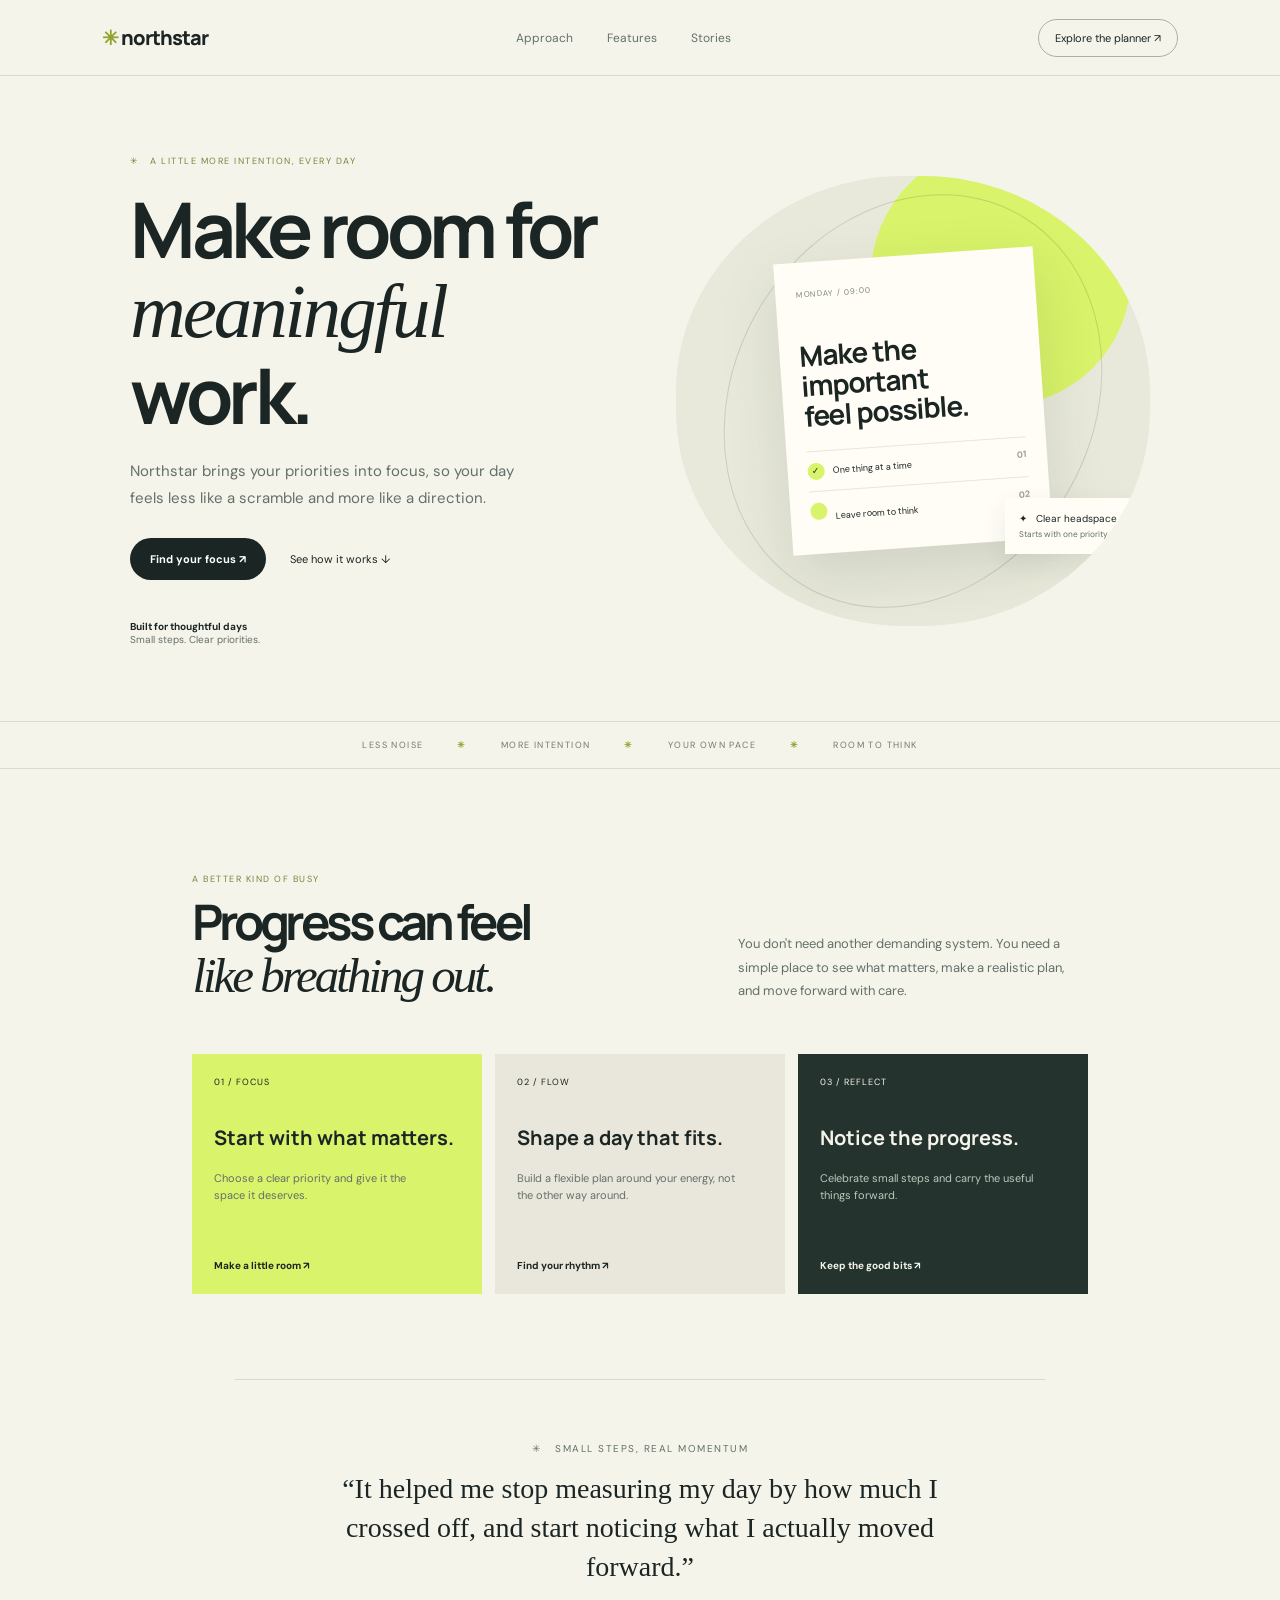
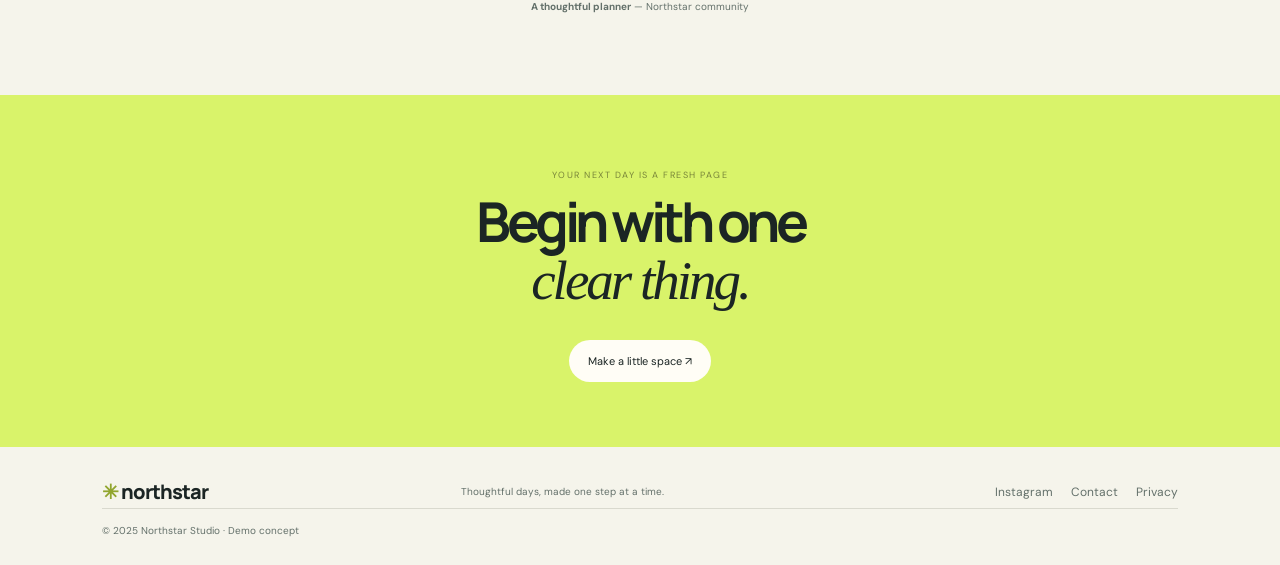
<file: WebDev-L1-LandingPage/index.html>
<!doctype html>
<html lang="en"><head><meta charset="utf-8"><meta name="viewport" content="width=device-width, initial-scale=1"><meta name="description" content="A calmer way to plan your workday with Northstar."><title>Northstar — Make room for meaningful work</title>
<style>
@import url('https://fonts.googleapis.com/css2?family=DM+Sans:wght@400;500;600;700&family=Manrope:wght@400;500;600;700;800&display=swap');
:root{--ink:#1b2524;--muted:#63706a;--paper:#f5f4eb;--lime:#d9f36a;--line:#d9d9ce;--display:Manrope,'DM Sans',sans-serif}*{box-sizing:border-box}html{scroll-behavior:smooth}body{margin:0;background:var(--paper);color:var(--ink);font:15px 'DM Sans',Arial,sans-serif}.header{height:76px;padding:0 8%;display:flex;align-items:center;justify-content:space-between;border-bottom:1px solid var(--line);position:sticky;top:0;background:#f5f4ebed;backdrop-filter:blur(10px);z-index:4}.brand{font:800 20px var(--display);letter-spacing:-1px;text-decoration:none;color:var(--ink)}.brand b{color:#91a52e}.header nav{display:flex;gap:34px}.header nav a,.links a{font-size:12px;color:var(--muted);text-decoration:none}.pill{border:1px solid #a9afa4;border-radius:24px;padding:11px 16px;color:var(--ink);text-decoration:none;font-size:11px}.hero{max-width:1250px;margin:auto;padding:70px 9% 65px;min-height:610px;display:grid;grid-template-columns:1fr 1fr;gap:7%;align-items:center}.eyebrow,.micro{font:9px 'DM Sans',sans-serif;letter-spacing:1.5px;text-transform:uppercase;color:#788539}.hero h1,.intro h2,.closing h2{font:700 clamp(48px,6vw,78px)/1.02 var(--display);letter-spacing:-4.5px;margin:23px 0}.hero h1 em,.intro h2 em,.closing h2 em{font:italic 500 1em Georgia,serif;letter-spacing:-3px}.lede{color:var(--muted);line-height:1.8;max-width:420px}.actions{display:flex;align-items:center;gap:24px;margin-top:26px}.button{background:var(--ink);color:#fff;border-radius:25px;padding:14px 20px;text-decoration:none;font-size:11px;font-weight:700}.actions>a:last-child{color:var(--ink);font-size:11px;text-decoration:none}.proof{margin-top:40px;color:var(--muted);font-size:10px}.proof strong{color:var(--ink)}.art{height:450px;position:relative;display:grid;place-items:center;background:#e8e9da;border-radius:48%;overflow:hidden}.sun{position:absolute;width:260px;height:260px;border-radius:50%;background:var(--lime);top:-30px;right:4%}.orbit{position:absolute;border:1px solid #1b252425;border-radius:50%;width:360px;height:430px;transform:rotate(30deg)}.card{position:relative;z-index:1;background:#fffdf6;width:260px;padding:20px;box-shadow:0 22px 60px #29352b20;transform:rotate(-4deg)}.card small{font-size:8px;letter-spacing:1px;color:#818b77}.card h2{font:700 28px/1.08 var(--display);letter-spacing:-1px;margin:38px 0 20px}.task{padding:11px 0;border-top:1px solid #e7e7dc;font-size:9px}.task span{display:inline-grid;place-items:center;margin-right:8px;width:17px;height:17px;border-radius:50%;background:var(--lime)}.task b{float:right;color:#9aa197}.badge{position:absolute;z-index:2;bottom:16%;right:4%;background:#fffdf6;padding:14px;box-shadow:0 8px 25px #29352b16;font-size:10px}.badge small{display:block;color:var(--muted);margin-top:4px}.ticker{border-block:1px solid var(--line);padding:17px;display:flex;justify-content:center;gap:34px;font-size:9px;letter-spacing:1.4px;color:#717a70}.ticker b{color:#91a52e}.intro{max-width:1100px;padding:95px 8% 38px;margin:auto;display:flex;align-items:end;justify-content:space-between;gap:35px}.intro h2{font-size:49px;margin:12px 0}.intro>p{max-width:350px;color:var(--muted);line-height:1.8;font-size:13px}.features{max-width:1100px;margin:auto;padding:0 8% 85px;display:grid;grid-template-columns:repeat(3,1fr);gap:13px}.feature{min-height:240px;padding:22px;display:flex;flex-direction:column}.feature:nth-child(1){background:var(--lime)}.feature:nth-child(2){background:#e9e7db}.feature:nth-child(3){background:#24332d;color:#f5f4eb}.feature small{font:9px 'DM Sans',sans-serif;letter-spacing:1px}.feature h3{font:700 20px var(--display);margin:36px 0 8px}.feature p{font-size:11px;line-height:1.6;color:var(--muted);max-width:220px}.feature:nth-child(3) p{color:#bdc8bd}.feature a{margin-top:auto;color:inherit;font-size:10px;text-decoration:none;font-weight:700}.quote{max-width:810px;margin:auto;border-top:1px solid var(--line);padding:52px 6% 72px;text-align:center}.quote blockquote{font:28px/1.4 Georgia,serif;margin:14px 0}.quote p{font-size:10px;color:var(--muted)}.closing{text-align:center;background:var(--lime);padding:65px 20px}.closing h2{font-size:55px;margin:12px}.light{display:inline-block;background:#fffdf6;color:var(--ink);border-radius:24px;padding:14px 19px;text-decoration:none;font-size:11px;margin-top:16px}footer{padding:28px 8%;display:grid;grid-template-columns:1fr 1fr 1fr;align-items:center}footer p,footer small{font-size:10px;color:var(--muted)}.links{display:flex;justify-content:flex-end;gap:18px}footer small{grid-column:1/-1;border-top:1px solid var(--line);padding-top:15px}
@media(max-width:720px){.header{height:64px;padding:0 6%}.header nav{gap:14px}.header nav a{font-size:10px}.pill{display:none}.hero{padding:48px 7%;grid-template-columns:1fr;gap:32px}.hero h1{font-size:58px}.art{height:375px}.ticker{gap:12px;font-size:7px}.intro{padding:65px 7% 20px;display:block}.intro h2{font-size:43px}.features{padding:0 7% 60px;grid-template-columns:1fr}.feature{min-height:205px}.quote blockquote{font-size:23px}footer{padding:24px 7%;grid-template-columns:1fr auto}footer p{grid-column:1/-1;grid-row:2}.links{grid-column:1/-1;justify-content:flex-start;grid-row:3}footer small{grid-row:4}}
</style></head><body>
<header class="header"><a class="brand" href="#top"><b>✳</b> northstar</a><nav aria-label="Main navigation"><a href="#approach">Approach</a><a href="#features">Features</a><a href="#stories">Stories</a></nav><a class="pill" href="#features">Explore the planner ↗</a></header>
<main id="top"><section class="hero"><div><p class="eyebrow">✳ &nbsp; A LITTLE MORE INTENTION, EVERY DAY</p><h1>Make room for<br><em>meaningful</em> work.</h1><p class="lede">Northstar brings your priorities into focus, so your day feels less like a scramble and more like a direction.</p><div class="actions"><a class="button" href="#features">Find your focus ↗</a><a href="#approach">See how it works ↓</a></div><p class="proof"><strong>Built for thoughtful days</strong><br>Small steps. Clear priorities.</p></div><div class="art" aria-label="Illustration of a weekly planning card"><div class="sun"></div><div class="orbit"></div><article class="card"><small>MONDAY / 09:00</small><h2>Make the<br>important<br>feel possible.</h2><div class="task"><span>✓</span>One thing at a time <b>01</b></div><div class="task"><span></span>Leave room to think <b>02</b></div></article><div class="badge">✦ &nbsp; Clear headspace<small>Starts with one priority</small></div></div></section>
<section class="ticker"><span>LESS NOISE</span><b>✳</b><span>MORE INTENTION</span><b>✳</b><span>YOUR OWN PACE</span><b>✳</b><span>ROOM TO THINK</span></section>
<section class="intro" id="approach"><div><p class="eyebrow">A BETTER KIND OF BUSY</p><h2>Progress can feel<br><em>like breathing out.</em></h2></div><p>You don't need another demanding system. You need a simple place to see what matters, make a realistic plan, and move forward with care.</p></section>
<section class="features" id="features"><article class="feature"><small>01 / FOCUS</small><h3>Start with what matters.</h3><p>Choose a clear priority and give it the space it deserves.</p><a href="#stories">Make a little room ↗</a></article><article class="feature"><small>02 / FLOW</small><h3>Shape a day that fits.</h3><p>Build a flexible plan around your energy, not the other way around.</p><a href="#stories">Find your rhythm ↗</a></article><article class="feature"><small>03 / REFLECT</small><h3>Notice the progress.</h3><p>Celebrate small steps and carry the useful things forward.</p><a href="#stories">Keep the good bits ↗</a></article></section>
<section class="quote" id="stories"><p class="eyebrow">✳ &nbsp; SMALL STEPS, REAL MOMENTUM</p><blockquote>“It helped me stop measuring my day by how much I crossed off, and start noticing what I actually moved forward.”</blockquote><p><strong>A thoughtful planner</strong> — Northstar community</p></section>
<section class="closing"><p class="eyebrow">YOUR NEXT DAY IS A FRESH PAGE</p><h2>Begin with one<br><em>clear thing.</em></h2><a class="light" href="#top">Make a little space ↗</a></section></main>
<footer><a class="brand" href="#top"><b>✳</b> northstar</a><p>Thoughtful days, made one step at a time.</p><div class="links"><a href="#top">Instagram</a><a href="#top">Contact</a><a href="#top">Privacy</a></div><small>© 2025 Northstar Studio · Demo concept</small></footer></body></html>
</file>
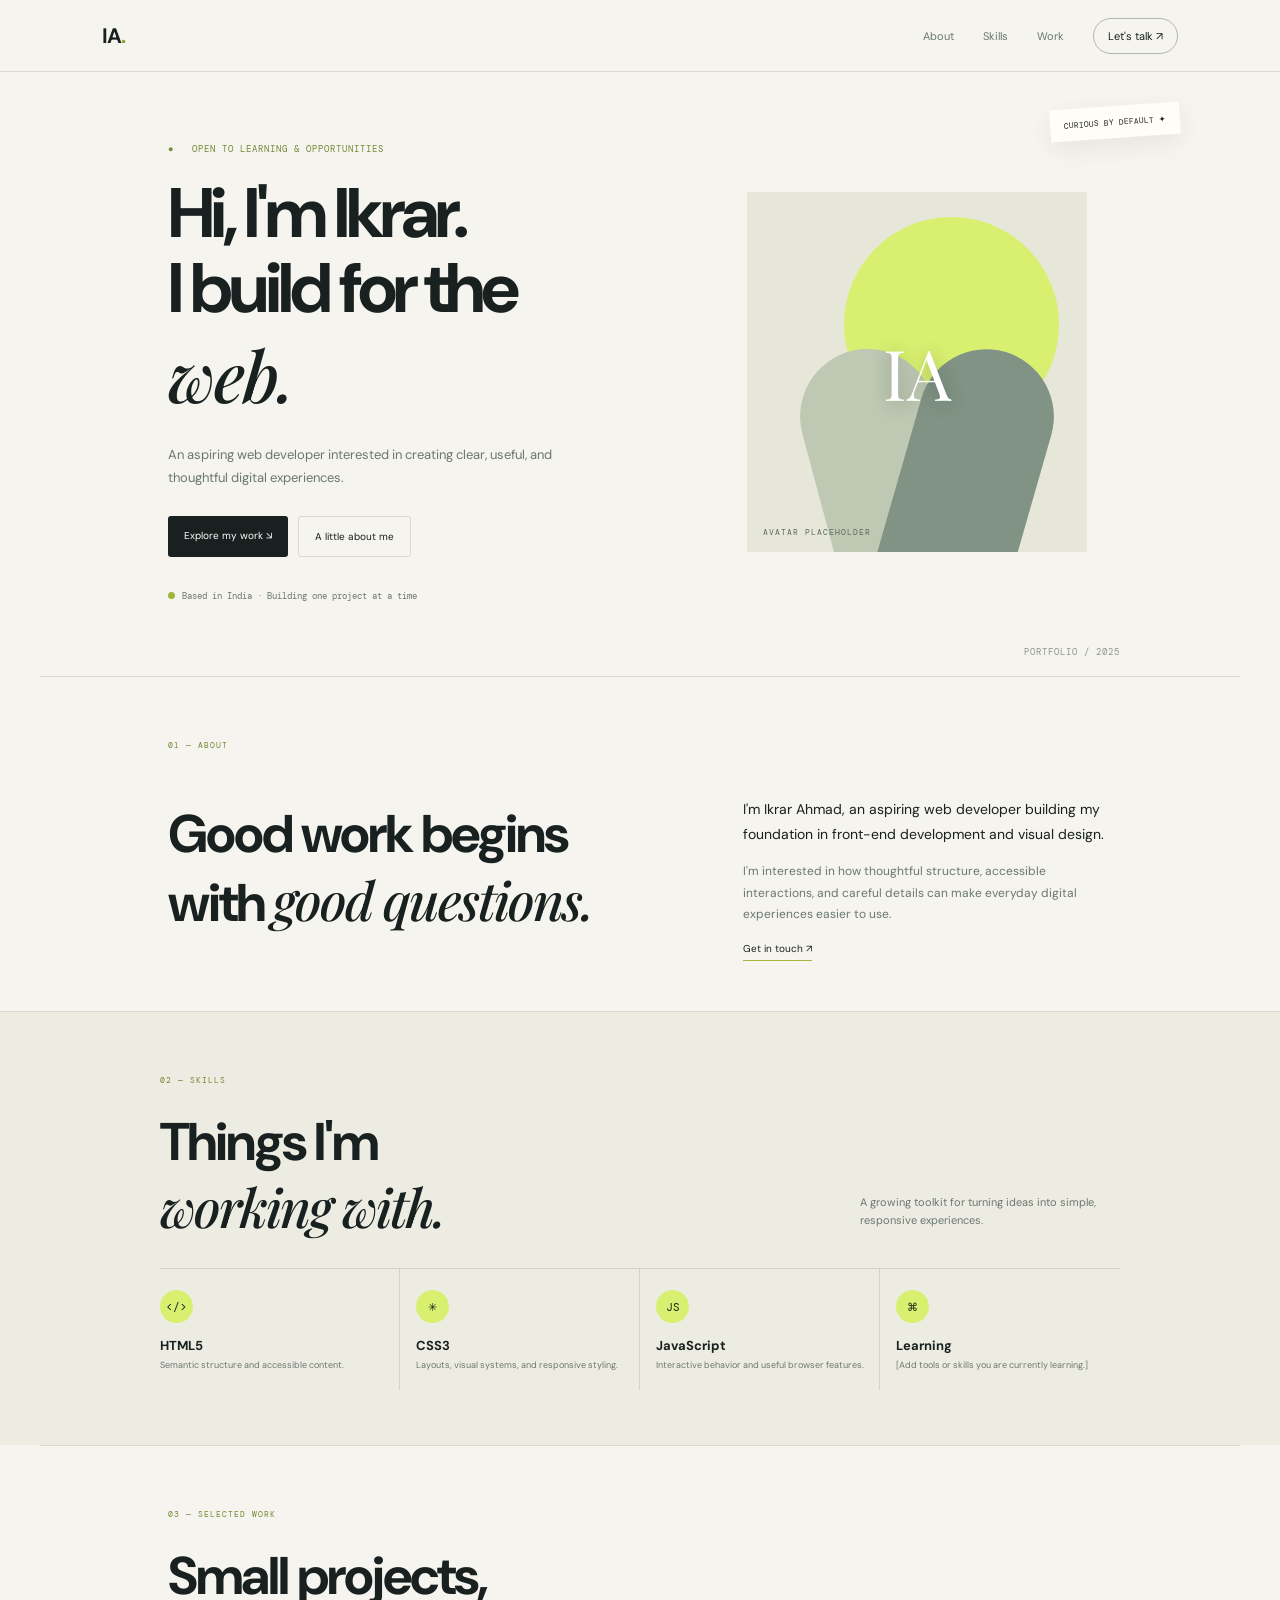
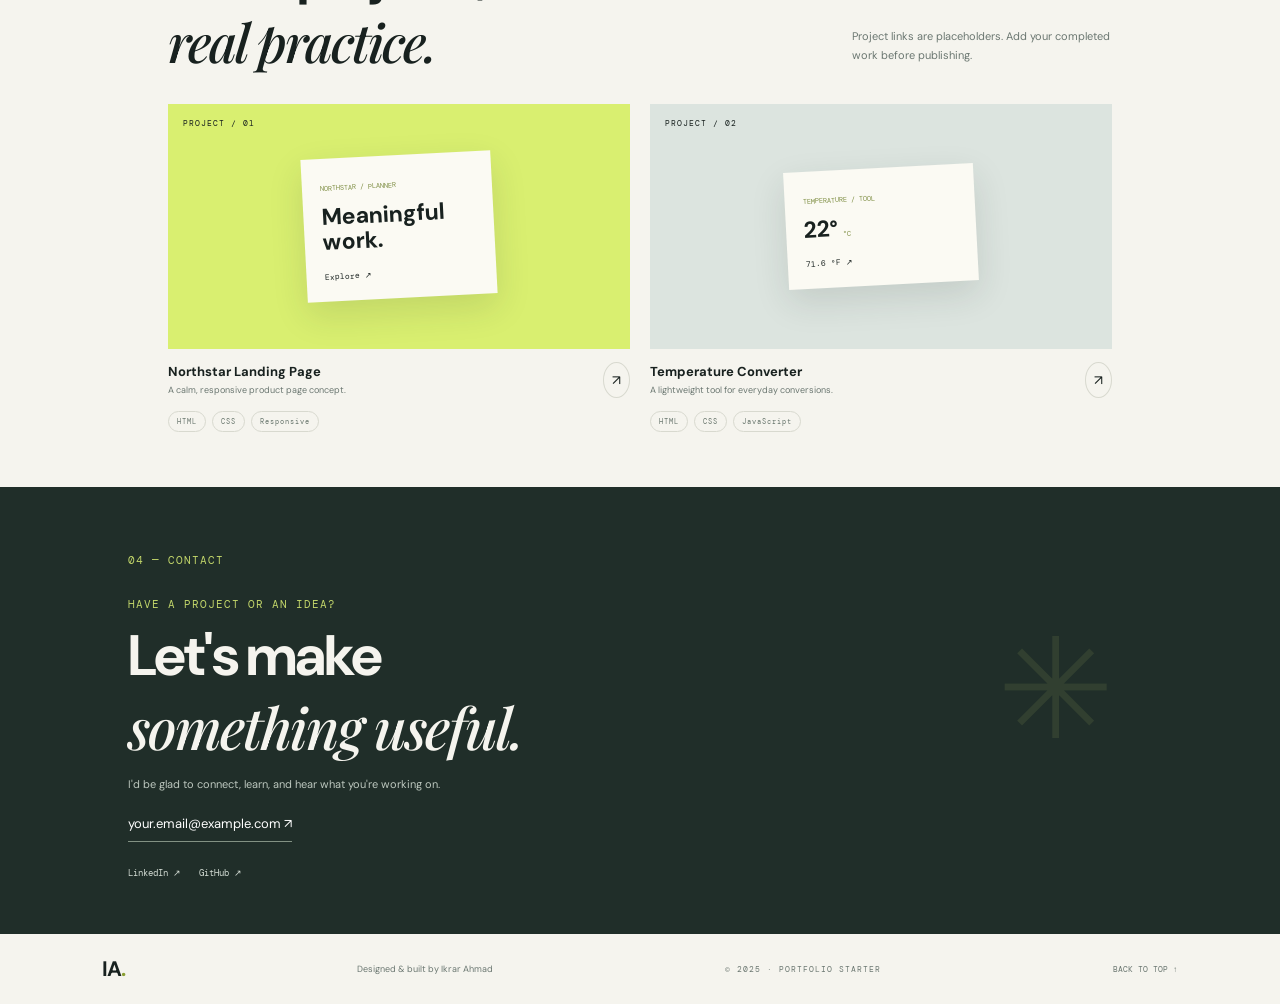
<file: WebDev-L1-PersonalPortfolio/index.html>
<!doctype html>
<html lang="en"><head><meta charset="utf-8"><meta name="viewport" content="width=device-width, initial-scale=1"><meta name="description" content="Portfolio of Ikrar Ahmad, aspiring web developer."><title>Ikrar Ahmad — Portfolio</title>
<style>
@import url('https://fonts.googleapis.com/css2?family=DM+Mono:wght@400;500&family=DM+Sans:wght@400;500;600;700&family=Playfair+Display:ital,wght@0,500;0,600;1,500&display=swap');
:root{--ink:#18211f;--muted:#6b7771;--paper:#f5f4ee;--lime:#d9ef70;--line:#d8d9cf;--serif:'Playfair Display',Georgia,serif;--mono:'DM Mono',monospace}*{box-sizing:border-box}html{scroll-behavior:smooth;scroll-padding-top:75px}body{margin:0;background:var(--paper);color:var(--ink);font:14px 'DM Sans',Arial,sans-serif}.top{height:72px;padding:0 8%;display:flex;align-items:center;justify-content:space-between;border-bottom:1px solid var(--line)}.mark{font-size:21px;font-weight:700;letter-spacing:-1px;color:var(--ink);text-decoration:none}.mark b{color:#899e31}.top nav{display:flex;gap:29px;align-items:center}.top nav a{font-size:11px;color:var(--muted);text-decoration:none}.top nav .contact-nav{border:1px solid #b1b7aa;border-radius:24px;padding:10px 14px;color:var(--ink)}.hero{max-width:1200px;margin:auto;padding:62px 10% 65px;min-height:590px;display:grid;grid-template-columns:1.1fr .9fr;gap:8%;align-items:center;position:relative}.eyebrow,.kicker,.index,.portrait small,.project-label,.tags,footer small{font:9px var(--mono);letter-spacing:1px}.eyebrow,.kicker{color:#778734}.hero h1{font-size:clamp(46px,5.5vw,70px);letter-spacing:-4px;line-height:1.07;margin:22px 0}.hero h1 em,.section h2 em,.contact h2 em{font:italic 500 1em var(--serif);letter-spacing:-2px}.desc{max-width:415px;font-size:13px;color:var(--muted);line-height:1.8}.buttons{display:flex;gap:10px;margin:26px 0 33px}.button{padding:13px 16px;text-decoration:none;font-size:10px;border-radius:3px}.primary{background:var(--ink);color:#fff}.secondary{border:1px solid var(--line);color:var(--ink)}.location{font:9px var(--mono);color:var(--muted)}.location i{display:inline-block;width:7px;height:7px;background:#9fb63a;border-radius:50%;margin-right:7px}.portrait{height:360px;max-width:340px;margin:auto;background:#e7e7d9;position:relative;overflow:hidden;display:grid;place-items:center}.sun{position:absolute;width:215px;height:215px;border-radius:50%;background:var(--lime);top:25px;right:8%}.shape{position:absolute;width:135px;height:250px;border-radius:90px 90px 0 0;background:#bec8b3;bottom:-45px;left:20%;transform:rotate(-15deg)}.shape.two{background:#819384;left:46%;transform:rotate(16deg)}.initials{z-index:1;color:white;font:70px var(--serif);text-shadow:0 2px 18px #27362b55}.portrait small{position:absolute;bottom:15px;left:16px;color:#5e6c5d;font-size:8px}.orbit{position:absolute;top:34px;right:5%;background:#fffdf5;padding:11px 14px;box-shadow:0 8px 25px #29352b12;font:8px var(--mono);transform:rotate(-4deg)}.index{position:absolute;bottom:18px;right:10%;color:#8d968a}.section{padding:55px 10%;border-top:1px solid var(--line);max-width:1200px;margin:auto}.kicker{font-size:8px}.section h2,.contact h2{font-size:clamp(38px,4.5vw,53px);line-height:1.12;letter-spacing:-2px;margin:0}.about-body{display:grid;grid-template-columns:1fr .8fr;gap:12%;align-items:center;margin-top:33px}.about-body p{color:var(--muted);font-size:12px;line-height:1.8}.about-body p:first-child{color:var(--ink);font-size:14px}.under{color:var(--ink);font-size:10px;text-decoration:none;border-bottom:1px solid #a2b73c;padding-bottom:5px}.skills{background:#edece2;max-width:none;padding-left:max(10%,calc((100% - 960px)/2));padding-right:max(10%,calc((100% - 960px)/2))}.section-head{display:flex;align-items:end;justify-content:space-between;margin:27px 0}.section-head>p{max-width:260px;color:var(--muted);font-size:11px;line-height:1.7}.skill-grid{display:grid;grid-template-columns:repeat(4,1fr);border-top:1px solid #d2d4c8}.skill-grid article{padding:21px 15px 18px 0;border-right:1px solid #d2d4c8}.skill-grid article+article{padding-left:16px}.skill-grid article:last-child{border:0}.skill-icon{display:grid;place-items:center;width:33px;height:33px;border-radius:50%;background:var(--lime);font:11px var(--mono)}.skill-grid h3{font-size:13px;margin:14px 0 4px}.skill-grid p{font-size:9px;line-height:1.6;color:var(--muted);margin:0}.project-grid{display:grid;grid-template-columns:1fr 1fr;gap:20px;margin-top:28px}.project-art{height:245px;display:grid;place-items:center;position:relative;overflow:hidden}.project-art.lime{background:#d9ef70}.project-art.blue{background:#dce4df}.project-label{position:absolute;top:14px;left:15px;font-size:8px}.mock{width:190px;background:#fbfaf3;padding:18px;box-shadow:0 13px 35px #29352b22;transform:rotate(-3deg)}.mock small{font:7px var(--mono);color:#819047}.mock strong{display:block;font-size:23px;line-height:1.1;margin:10px 0}.mock i{font:8px var(--mono);font-style:normal}.project-meta{display:flex;justify-content:space-between;align-items:center;padding:13px 0}.project-meta h3{font-size:13px;margin:0 0 4px}.project-meta p{font-size:9px;color:var(--muted);margin:0}.project-meta>a{color:var(--ink);text-decoration:none;border:1px solid var(--line);border-radius:50%;padding:8px}.tags{display:flex;gap:6px;color:#68766d;font-size:7px}.tags span{border:1px solid var(--line);border-radius:20px;padding:5px 8px}.contact{background:#202e29;color:var(--paper);padding:55px 10%;position:relative;overflow:hidden}.contact .kicker,.contact .eyebrow{color:#c2d66a}.contact .eyebrow{margin-top:30px}.contact h2{font-size:57px;margin:13px 0}.contact p{font-size:11px;color:#bdc8bf}.mail{display:inline-block;margin-top:13px;color:white;text-decoration:none;border-bottom:1px solid #829183;padding-bottom:9px;font-size:13px}.social{display:flex;gap:18px;margin-top:25px}.social a{font:9px var(--mono);color:#d4ddd5;text-decoration:none}.contact:after{content:'✳';position:absolute;right:13%;top:25%;font-size:140px;color:#d9ef7018}footer{padding:20px 8%;display:flex;justify-content:space-between;align-items:center;color:var(--muted)}footer p{font-size:9px}footer small{font-size:8px}.back{font:8px var(--mono);color:var(--muted);text-decoration:none}
@media(max-width:720px){.top{height:64px;padding:0 6%}.top nav{gap:13px}.top nav a{font-size:9px}.top nav .contact-nav{padding:8px}.hero{padding:46px 7% 60px;grid-template-columns:1fr;gap:34px}.hero h1{font-size:53px}.portrait{width:100%;height:330px}.section{padding:45px 7%}.about-body{grid-template-columns:1fr;gap:12px;margin-top:22px}.section-head{display:block;margin:20px 0}.section-head>p{margin-top:10px}.skills{padding-left:7%;padding-right:7%}.skill-grid{grid-template-columns:1fr 1fr}.skill-grid article:nth-child(2){border-right:0}.skill-grid article:nth-child(3){padding-left:0;border-top:1px solid #d2d4c8}.skill-grid article:nth-child(4){border-top:1px solid #d2d4c8}.project-grid{grid-template-columns:1fr}.project-art{height:220px}.contact{padding:47px 7%}.contact h2{font-size:48px}.contact:after{right:4%;top:40%;font-size:90px}footer{padding:19px 7%;flex-wrap:wrap;gap:8px}footer p{order:3;width:100%}}
</style></head><body>
<header class="top" id="home"><a class="mark" href="#home">IA<b>.</b></a><nav aria-label="Main navigation"><a href="#about">About</a><a href="#skills">Skills</a><a href="#work">Work</a><a class="contact-nav" href="#contact">Let's talk ↗</a></nav></header>
<main><section class="hero"><div><p class="eyebrow">● &nbsp; OPEN TO LEARNING & OPPORTUNITIES</p><h1>Hi, I'm Ikrar.<br>I build for the <em>web.</em></h1><p class="desc">An aspiring web developer interested in creating clear, useful, and thoughtful digital experiences.</p><div class="buttons"><a class="button primary" href="#work">Explore my work ↘</a><a class="button secondary" href="#about">A little about me</a></div><p class="location"><i></i>Based in India · Building one project at a time</p></div><div><div class="portrait" role="img" aria-label="Abstract avatar placeholder with initials IA"><div class="sun"></div><div class="shape"></div><div class="shape two"></div><span class="initials">IA</span><small>AVATAR PLACEHOLDER</small></div><span class="orbit">CURIOUS BY DEFAULT ✦</span></div><span class="index">PORTFOLIO / 2025</span></section>
<section class="section" id="about"><p class="kicker">01 — ABOUT</p><div class="about-body"><h2>Good work begins<br>with <em>good questions.</em></h2><div><p>I'm Ikrar Ahmad, an aspiring web developer building my foundation in front-end development and visual design.</p><p>I'm interested in how thoughtful structure, accessible interactions, and careful details can make everyday digital experiences easier to use.</p><a class="under" href="#contact">Get in touch ↗</a></div></div></section>
<section class="section skills" id="skills"><p class="kicker">02 — SKILLS</p><div class="section-head"><h2>Things I'm<br><em>working with.</em></h2><p>A growing toolkit for turning ideas into simple, responsive experiences.</p></div><div class="skill-grid"><article><span class="skill-icon">&lt;/&gt;</span><h3>HTML5</h3><p>Semantic structure and accessible content.</p></article><article><span class="skill-icon">✳</span><h3>CSS3</h3><p>Layouts, visual systems, and responsive styling.</p></article><article><span class="skill-icon">JS</span><h3>JavaScript</h3><p>Interactive behavior and useful browser features.</p></article><article><span class="skill-icon">⌘</span><h3>Learning</h3><p>[Add tools or skills you are currently learning.]</p></article></div></section>
<section class="section" id="work"><p class="kicker">03 — SELECTED WORK</p><div class="section-head"><h2>Small projects,<br><em>real practice.</em></h2><p>Project links are placeholders. Add your completed work before publishing.</p></div><div class="project-grid"><article><div class="project-art lime"><span class="project-label">PROJECT / 01</span><div class="mock"><small>NORTHSTAR / PLANNER</small><strong>Meaningful<br>work.</strong><i>Explore ↗</i></div></div><div class="project-meta"><div><h3>Northstar Landing Page</h3><p>A calm, responsive product page concept.</p></div><a href="#contact" aria-label="Northstar project link placeholder">↗</a></div><div class="tags"><span>HTML</span><span>CSS</span><span>Responsive</span></div></article><article><div class="project-art blue"><span class="project-label">PROJECT / 02</span><div class="mock"><small>TEMPERATURE / TOOL</small><strong>22° <small>°C</small></strong><i>71.6 °F ↗</i></div></div><div class="project-meta"><div><h3>Temperature Converter</h3><p>A lightweight tool for everyday conversions.</p></div><a href="#contact" aria-label="Converter project link placeholder">↗</a></div><div class="tags"><span>HTML</span><span>CSS</span><span>JavaScript</span></div></article></div></section>
<section class="contact" id="contact"><p class="kicker">04 — CONTACT</p><p class="eyebrow">HAVE A PROJECT OR AN IDEA?</p><h2>Let's make<br><em>something useful.</em></h2><p>I'd be glad to connect, learn, and hear what you're working on.</p><a class="mail" href="mailto:your.email@example.com">your.email@example.com ↗</a><div class="social"><a href="#contact">LinkedIn ↗</a><a href="#contact">GitHub ↗</a></div></section></main>
<footer><a class="mark" href="#home">IA<b>.</b></a><p>Designed & built by Ikrar Ahmad</p><small>© 2025 · PORTFOLIO STARTER</small><a class="back" href="#home">BACK TO TOP ↑</a></footer></body></html>
</file>
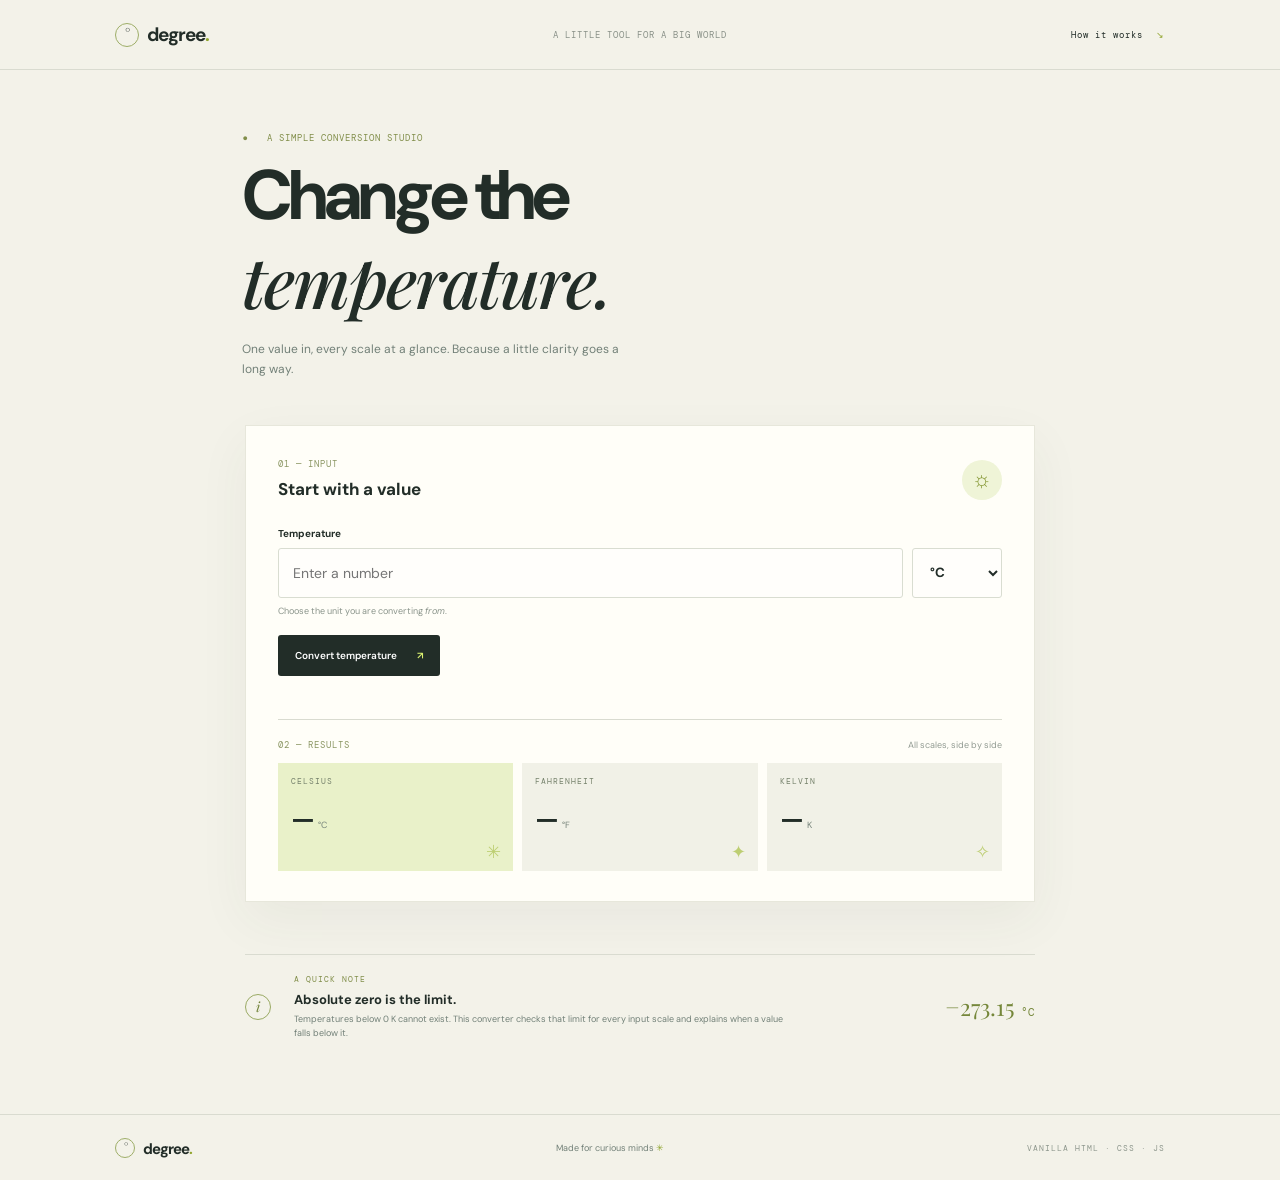
<file: WebDev-L1-TemperatureConverter/index.html>
<!doctype html>
<html lang="en"><head><meta charset="utf-8"><meta name="viewport" content="width=device-width, initial-scale=1"><meta name="description" content="Convert Celsius, Fahrenheit, and Kelvin temperatures."><title>Degree — Temperature Converter</title>
<style>
@import url('https://fonts.googleapis.com/css2?family=DM+Mono:wght@400;500&family=DM+Sans:wght@400;500;600;700&family=Playfair+Display:ital,wght@0,500;1,500&display=swap');
:root{--ink:#222d28;--muted:#728078;--paper:#f3f2e9;--lime:#d9ef70;--line:#d9dbd0;--serif:'Playfair Display',Georgia,serif;--mono:'DM Mono',monospace}*{box-sizing:border-box}body{margin:0;background:var(--paper);color:var(--ink);font:14px 'DM Sans',Arial,sans-serif}.top{height:70px;padding:0 9%;display:flex;align-items:center;justify-content:space-between;border-bottom:1px solid var(--line)}.logo{color:var(--ink);text-decoration:none;font-size:19px;font-weight:700;letter-spacing:-1px}.logo i{display:inline-grid;place-items:center;width:24px;height:24px;border:1px solid #9eae68;border-radius:50%;font:16px var(--serif);font-style:normal;margin-right:5px}.logo b{color:#91a52e}.top small,.top>a:last-child,.eyebrow,.step,.unit-name,footer small{font:9px var(--mono);letter-spacing:1px}.top small{color:#899188}.top>a:last-child{color:var(--ink);text-decoration:none}.top>a:last-child span{color:#91a52e;margin-left:7px}.intro{max-width:1000px;margin:auto;padding:53px 8% 23px}.eyebrow{color:#818e4a}.intro h1{font-size:clamp(48px,6vw,70px);line-height:1.04;letter-spacing:-4px;margin:16px 0 10px}.intro h1 em{font:italic 500 1em var(--serif);letter-spacing:-2px}.intro>p:last-child{color:var(--muted);font-size:12px;line-height:1.7;max-width:390px}.box{max-width:790px;margin:10px auto 52px;padding:27px 32px 30px;background:#fffef8;border:1px solid #e7e7db;box-shadow:0 18px 50px #3542380e}.box-head{display:flex;align-items:center;justify-content:space-between}.step{color:#8b9663}.box h2{font-size:17px;margin:7px 0}.sun{width:40px;height:40px;border-radius:50%;background:#eff4d7;display:grid;place-items:center;color:#80932d;font-size:22px}form{margin-top:20px}form>label{display:block;font-size:10px;font-weight:700;margin-bottom:8px}.input-row{display:flex;gap:9px}.input-row input,.input-row select{height:50px;border:1px solid #d9ddd1;background:#fffefb;color:var(--ink);font-family:inherit;border-radius:3px;outline:none}.input-row input{padding:0 14px;flex:1;min-width:0;font-size:14px}.input-row select{width:90px;padding:0 13px;font-weight:700}.input-row input:focus,.input-row select:focus{border-color:#91a73c;box-shadow:0 0 0 3px #d9ef7045}.helper{font-size:9px;color:#8a948b;margin:7px 0}.convert{margin-top:11px;border:0;background:var(--ink);color:white;padding:14px 17px;border-radius:3px;font-family:inherit;font-size:10px;font-weight:600;cursor:pointer}.convert:hover{background:#394b42}.convert span{padding-left:18px;color:var(--lime)}.error{min-height:14px;margin:8px 0 0;color:#b13e33;font-size:10px}.results{margin-top:21px;border-top:1px solid var(--line);padding-top:19px}.result-head{display:flex;justify-content:space-between;margin-bottom:12px}.result-head>span:last-child{font-size:9px;color:#929b92}.grid{display:grid;grid-template-columns:repeat(3,1fr);gap:9px}.result{position:relative;min-height:108px;background:#f1f1e7;padding:13px;overflow:hidden}.result.active{background:#e9f1c9}.unit-name{display:block;font-size:8px;color:#76826c}.result strong{display:inline-block;font-size:26px;letter-spacing:-1px;margin-top:16px}.result small{font-size:9px;color:#77847b;margin-left:4px}.result i{position:absolute;right:12px;bottom:7px;color:#bdce72;font-size:18px;font-style:normal}.fact{max-width:790px;margin:0 auto 55px;padding:19px 0;border-top:1px solid var(--line);display:grid;grid-template-columns:34px 1fr auto;gap:15px;align-items:center}.info{width:26px;height:26px;border:1px solid #9aaa64;border-radius:50%;display:grid;place-items:center;font:italic 14px var(--serif);color:#72833a}.fact .eyebrow{font-size:8px;margin:0 0 7px}.fact h2{font-size:13px;margin:0 0 4px}.fact p:last-child{font-size:9px;color:var(--muted);line-height:1.6;margin:0;max-width:490px}.absolute{font:23px var(--serif);color:#75873a}.absolute small{font:11px var(--mono)}footer{height:66px;padding:0 9%;border-top:1px solid var(--line);display:flex;justify-content:space-between;align-items:center}footer .logo{font-size:15px}footer .logo i{width:20px;height:20px;font-size:13px}footer p{font-size:9px;color:var(--muted)}footer p span{color:#91a632}footer small{font-size:8px;color:#8e978d}.sr-only{position:absolute;width:1px;height:1px;padding:0;margin:-1px;overflow:hidden;clip:rect(0,0,0,0);white-space:nowrap;border:0}
@media(max-width:700px){.top{padding:0 6%;height:62px}.top small{display:none}.intro{padding:45px 7% 20px}.intro h1{font-size:54px}.box{margin:8px 5% 40px;padding:22px 18px}.grid{gap:6px}.result{padding:11px 8px;min-height:100px}.result strong{font-size:22px}.unit-name{font-size:7px}.fact{margin:0 7% 40px;grid-template-columns:28px 1fr}.absolute{grid-column:2;grid-row:2}footer{padding:0 6%}footer p{display:none}}
@media(max-width:380px){.top>a:last-child{font-size:8px}.intro h1{font-size:47px}.box{padding:19px 13px}.result strong{font-size:19px}.result small{font-size:8px;margin-left:2px}}
</style><script src="app.js" defer></script></head><body>
<header class="top"><a class="logo" href="#top"><i>°</i> degree<b>.</b></a><small>A LITTLE TOOL FOR A BIG WORLD</small><a href="#how">How it works <span>↘</span></a></header>
<main id="top"><section class="intro"><p class="eyebrow">● &nbsp; A SIMPLE CONVERSION STUDIO</p><h1>Change the<br><em>temperature.</em></h1><p>One value in, every scale at a glance. Because a little clarity goes a long way.</p></section>
<section class="box" aria-labelledby="form-title"><div class="box-head"><div><span class="step">01 — INPUT</span><h2 id="form-title">Start with a value</h2></div><span class="sun" aria-hidden="true">☼</span></div><form id="convert-form" novalidate><label for="temperature">Temperature</label><div class="input-row"><input id="temperature" name="temperature" type="number" step="any" inputmode="decimal" placeholder="Enter a number" aria-describedby="error-message" autocomplete="off"><label class="sr-only" for="unit">Input unit</label><select id="unit" name="unit"><option value="C">°C</option><option value="F">°F</option><option value="K">K</option></select></div><p class="helper">Choose the unit you are converting <em>from</em>.</p><button class="convert" type="submit">Convert temperature <span>↗</span></button><p class="error" id="error-message" role="alert" aria-live="polite"></p></form>
<div class="results" aria-live="polite"><div class="result-head"><span class="step">02 — RESULTS</span><span>All scales, side by side</span></div><div class="grid"><article class="result active" data-result="C"><span class="unit-name">CELSIUS</span><strong id="result-C">—</strong><small>°C</small><i>✳</i></article><article class="result" data-result="F"><span class="unit-name">FAHRENHEIT</span><strong id="result-F">—</strong><small>°F</small><i>✦</i></article><article class="result" data-result="K"><span class="unit-name">KELVIN</span><strong id="result-K">—</strong><small>K</small><i>✧</i></article></div></div></section>
<section class="fact" id="how"><span class="info">i</span><div><p class="eyebrow">A QUICK NOTE</p><h2>Absolute zero is the limit.</h2><p>Temperatures below 0 K cannot exist. This converter checks that limit for every input scale and explains when a value falls below it.</p></div><div class="absolute">−273.15 <small>°C</small></div></section></main>
<footer><a class="logo" href="#top"><i>°</i> degree<b>.</b></a><p>Made for curious minds <span>✳</span></p><small>VANILLA HTML · CSS · JS</small></footer></body></html>
</file>
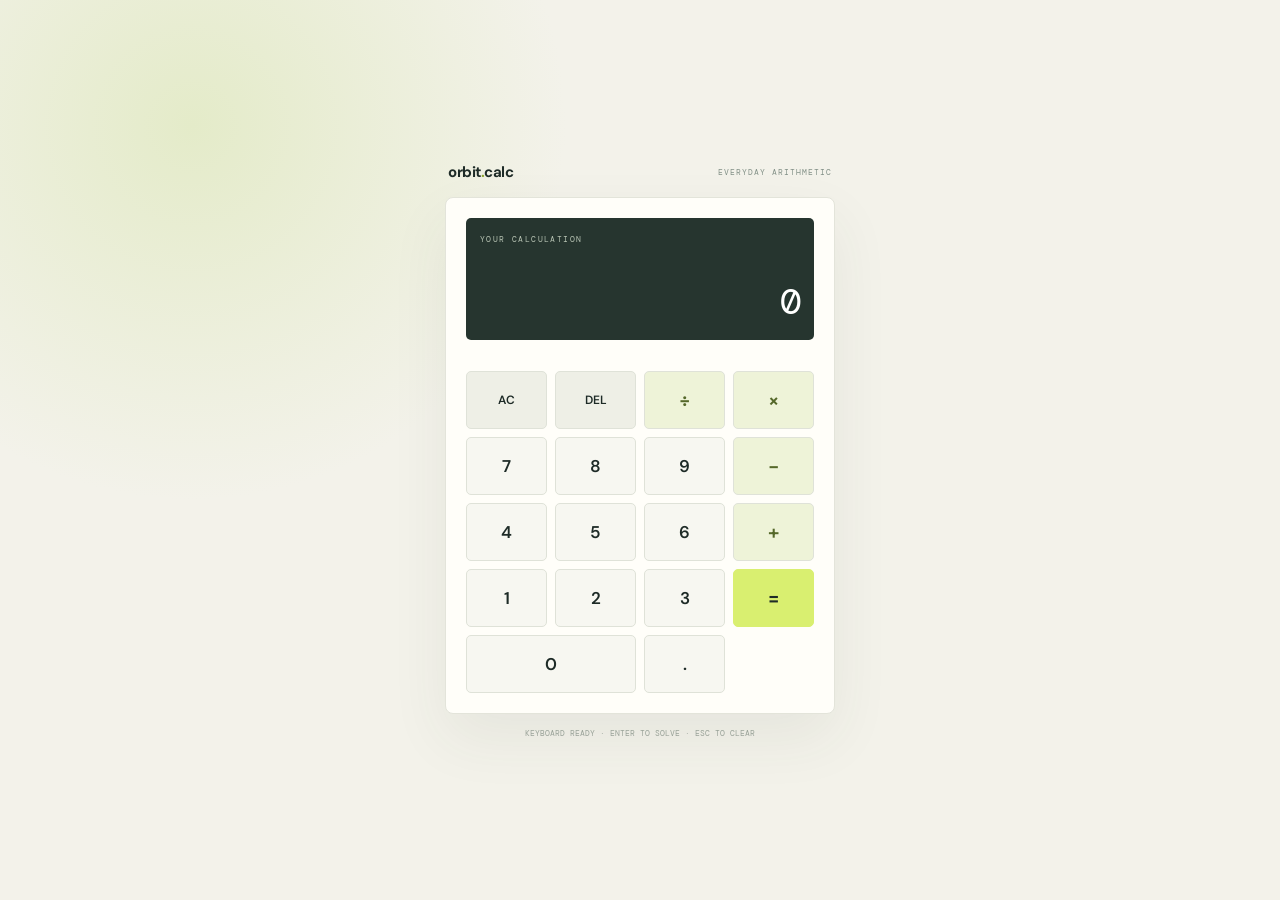
<file: WebDev-L2-Calculator/index.html>
<!doctype html>
<html lang="en"><head><meta charset="utf-8"><meta name="viewport" content="width=device-width, initial-scale=1"><meta name="description" content="A simple calculator for everyday arithmetic."><title>Orbit — Calculator</title>
<style>
@import url('https://fonts.googleapis.com/css2?family=DM+Mono:wght@400;500&family=DM+Sans:wght@400;500;600;700&display=swap');
:root{--ink:#1e2b27;--muted:#829087;--paper:#f3f2ea;--lime:#d9ef70;--line:#dfe2d8}*{box-sizing:border-box}body{margin:0;min-height:100vh;display:grid;place-items:center;background:radial-gradient(circle at 15% 14%,#e4ebc9 0,transparent 28%),var(--paper);color:var(--ink);font:14px 'DM Sans',Arial,sans-serif}.shell{width:min(100% - 30px,390px)}.brand{display:flex;justify-content:space-between;align-items:center;margin:0 3px 15px}.brand a{font-size:15px;font-weight:700;letter-spacing:-.5px;text-decoration:none;color:var(--ink)}.brand a span{color:#8fa631}.brand small{font:8px 'DM Mono',monospace;letter-spacing:1px;color:var(--muted)}.calculator{background:#fffef9;padding:20px;border:1px solid #e3e4da;box-shadow:0 24px 60px #32413712;border-radius:8px}.screen{min-height:122px;padding:15px 14px;background:#26352f;color:#fff;border-radius:5px;display:flex;flex-direction:column;justify-content:flex-end;text-align:right;overflow:hidden}.screen-label{font:8px 'DM Mono',monospace;letter-spacing:1.4px;color:#b8c4b4;text-align:left}.expression{font:13px 'DM Mono',monospace;color:#c6d2c0;min-height:21px;overflow-wrap:anywhere;margin-top:13px}.output{font:36px 'DM Mono',monospace;letter-spacing:-2px;min-height:45px;overflow-wrap:anywhere}.status{min-height:16px;color:#ffb4a8;font-size:9px;margin:8px 0 7px}.keys{display:grid;grid-template-columns:repeat(4,1fr);gap:8px}.keys button{height:58px;border:1px solid var(--line);border-radius:5px;background:#f7f7f1;color:var(--ink);font:600 17px 'DM Sans',sans-serif;cursor:pointer;transition:transform .12s,background .12s}.keys button:hover{background:#eaf0d0}.keys button:active{transform:scale(.96)}.keys .utility{font-size:12px;background:#eeefe6}.keys .operator{background:#eef3d8;color:#55682a;font-size:20px}.keys .equals{background:var(--lime);font-size:20px;border-color:var(--lime)}.keys .zero{grid-column:span 2}.hint{text-align:center;color:#99a298;font:8px 'DM Mono',monospace;margin:14px 0 0}
</style><script src="calculator.js" defer></script></head><body><main class="shell"><div class="brand"><a href="#">orbit<span>.</span>calc</a><small>EVERYDAY ARITHMETIC</small></div><section class="calculator" aria-label="Calculator"><div class="screen" aria-live="polite"><span class="screen-label">YOUR CALCULATION</span><span id="expression" class="expression">&nbsp;</span><output id="display" class="output">0</output></div><p id="status" class="status" role="alert" aria-live="polite"></p><div class="keys" aria-label="Calculator keys">
<button class="utility" data-action="clear" aria-label="Clear all">AC</button><button class="utility" data-action="delete" aria-label="Delete last character">DEL</button><button class="operator" data-value="/" aria-label="Divide">÷</button><button class="operator" data-value="*" aria-label="Multiply">×</button>
<button data-value="7">7</button><button data-value="8">8</button><button data-value="9">9</button><button class="operator" data-value="-" aria-label="Subtract">−</button>
<button data-value="4">4</button><button data-value="5">5</button><button data-value="6">6</button><button class="operator" data-value="+" aria-label="Add">+</button>
<button data-value="1">1</button><button data-value="2">2</button><button data-value="3">3</button><button class="equals" data-action="equals" aria-label="Equals">=</button>
<button class="zero" data-value="0">0</button><button data-value=".">.</button></div></section><p class="hint">KEYBOARD READY · ENTER TO SOLVE · ESC TO CLEAR</p></main></body></html>
</file>
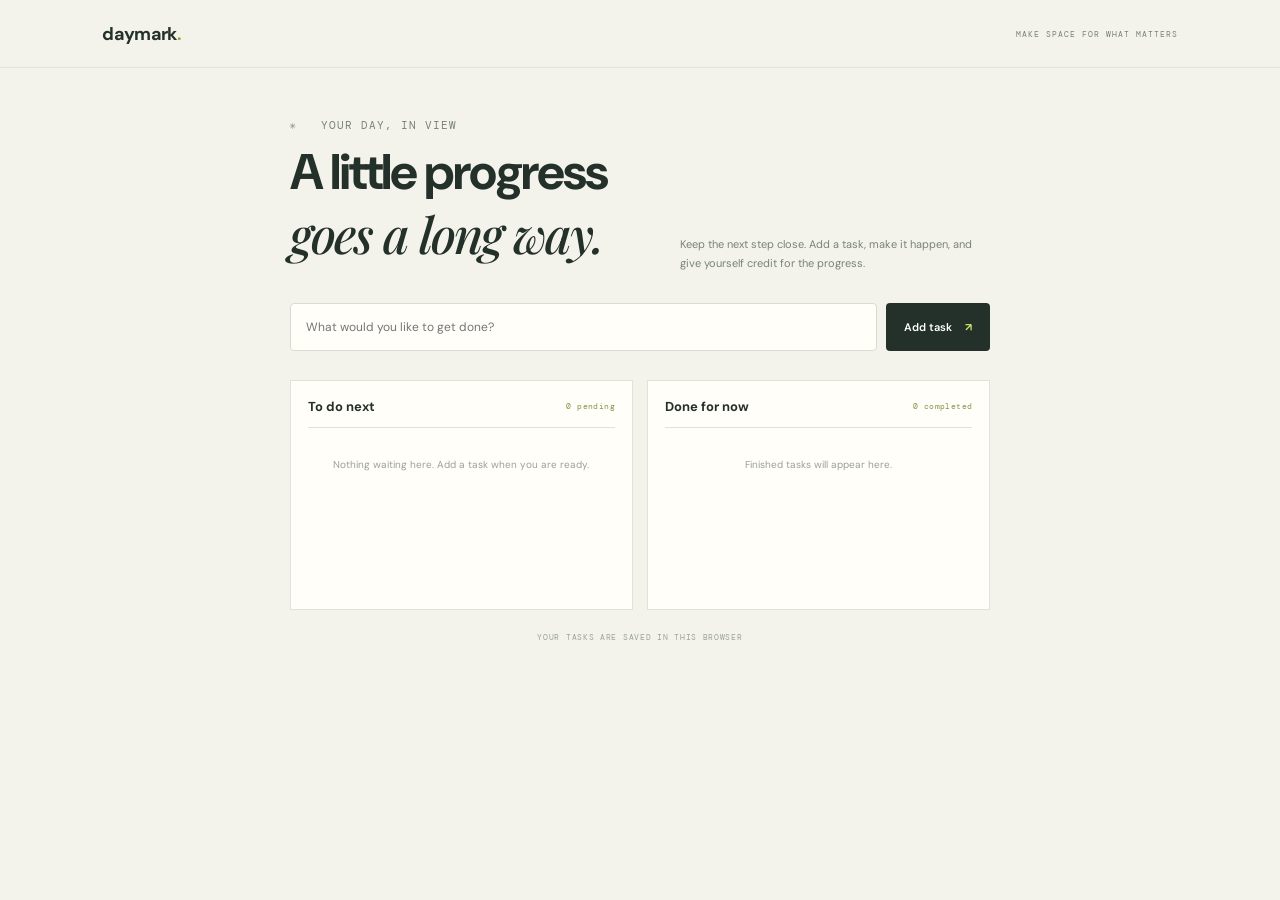
<file: WebDev-L2-ToDoApp/index.html>
<!doctype html>
<html lang="en"><head><meta charset="utf-8"><meta name="viewport" content="width=device-width, initial-scale=1"><meta name="description" content="A simple, thoughtful to-do list for the day."><title>Daymark — Daily To-Do</title>
<style>
@import url('https://fonts.googleapis.com/css2?family=DM+Mono:wght@400;500&family=DM+Sans:wght@400;500;600;700&family=Playfair+Display:ital,wght@0,500;1,500&display=swap');
:root{--ink:#24312b;--muted:#77837a;--paper:#f4f3eb;--lime:#d9ef70;--line:#e1e2d8;--green:#e8eddf}*{box-sizing:border-box}body{margin:0;min-height:100vh;background:var(--paper);color:var(--ink);font:14px 'DM Sans',Arial,sans-serif}.top{height:68px;padding:0 8%;display:flex;align-items:center;justify-content:space-between;border-bottom:1px solid var(--line)}.logo{font-weight:700;font-size:18px;letter-spacing:-.7px;text-decoration:none;color:var(--ink)}.logo span{color:#93a833}.top small,.eyebrow,.count,.time{font:8px 'DM Mono',monospace;letter-spacing:1px}.top small{color:var(--muted)}main{max-width:880px;margin:auto;padding:48px 7% 70px}.intro{display:flex;justify-content:space-between;align-items:end;gap:25px;margin-bottom:26px}.eyebrow{color:#899448}.intro h1{font-size:clamp(34px,5vw,50px);letter-spacing:-2px;line-height:1.1;margin:10px 0}.intro h1 em{font:italic 500 1em 'Playfair Display',Georgia,serif}.intro p{font-size:11px;color:var(--muted);max-width:310px;line-height:1.7;margin:0 0 4px}.composer{display:flex;gap:9px;margin:20px 0 29px}.composer input{flex:1;min-width:0;height:48px;padding:0 15px;border:1px solid #d8ddd1;background:#fffef9;border-radius:4px;font:12px 'DM Sans',sans-serif;outline:none}.composer input:focus{border-color:#91a73c;box-shadow:0 0 0 3px #d9ef7045}.composer button{border:0;border-radius:4px;background:var(--ink);color:#fff;font:600 11px 'DM Sans',sans-serif;padding:0 18px;cursor:pointer}.composer button span{color:var(--lime);padding-left:10px}.lists{display:grid;grid-template-columns:1fr 1fr;gap:14px}.list-card{background:#fffef9;border:1px solid var(--line);padding:17px 17px 13px;min-height:230px}.list-head{display:flex;justify-content:space-between;align-items:center;border-bottom:1px solid var(--line);padding-bottom:12px}.list-head h2{font-size:13px;margin:0}.count{color:#89934b;letter-spacing:.4px}.items{list-style:none;padding:0;margin:0}.empty{padding:28px 7px;text-align:center;color:#9aa197;font-size:10px;line-height:1.7}.item{display:grid;grid-template-columns:17px 1fr auto;gap:9px;align-items:start;padding:13px 0;border-bottom:1px solid #edf0e9}.item:last-child{border-bottom:0}.toggle{width:16px;height:16px;border:1px solid #bdc8b0;border-radius:50%;background:transparent;color:#536727;font-size:10px;padding:0;cursor:pointer}.item.done .toggle{background:var(--lime);border-color:var(--lime)}.task-copy{font-size:11px;line-height:1.5;overflow-wrap:anywhere}.item.done .task-copy{text-decoration:line-through;color:#9da59a}.time{display:block;color:#9aa296;font-size:7px;letter-spacing:.2px;margin-top:5px}.item-actions{display:flex;gap:5px}.item-actions button{background:transparent;border:0;color:#7e897f;font:9px 'DM Sans',sans-serif;padding:4px;cursor:pointer}.item-actions button:hover{color:#25332b;text-decoration:underline}.edit-input{width:100%;border:1px solid #bbc890;background:#fff;padding:7px;font:11px 'DM Sans',sans-serif}.foot{text-align:center;margin-top:22px;color:#9ba398;font:8px 'DM Mono',monospace;letter-spacing:.7px}
@media(max-width:640px){.top{height:60px;padding:0 6%}.top small{display:none}main{padding:38px 6% 50px}.intro{display:block}.intro p{margin-top:12px}.lists{grid-template-columns:1fr}.list-card{min-height:180px}.empty{padding:20px}.item{padding:12px 0}}.sr-only{position:absolute;width:1px;height:1px;padding:0;margin:-1px;overflow:hidden;clip:rect(0,0,0,0);white-space:nowrap;border:0}
</style><script src="todo.js" defer></script></head><body><header class="top"><a class="logo" href="#">daymark<span>.</span></a><small>MAKE SPACE FOR WHAT MATTERS</small></header><main><section class="intro"><div><p class="eyebrow">✳ &nbsp; YOUR DAY, IN VIEW</p><h1>A little progress<br><em>goes a long way.</em></h1></div><p>Keep the next step close. Add a task, make it happen, and give yourself credit for the progress.</p></section>
<form id="task-form" class="composer"><label class="sr-only" for="new-task">New task</label><input id="new-task" maxlength="180" placeholder="What would you like to get done?" autocomplete="off" required><button type="submit">Add task <span>↗</span></button></form>
<section class="lists" aria-label="Task lists"><article class="list-card"><header class="list-head"><h2>To do next</h2><span class="count" id="pending-count">0 pending</span></header><ul class="items" id="pending-list"></ul></article><article class="list-card"><header class="list-head"><h2>Done for now</h2><span class="count" id="completed-count">0 completed</span></header><ul class="items" id="completed-list"></ul></article></section><p class="foot">YOUR TASKS ARE SAVED IN THIS BROWSER</p></main></body></html>
</file>
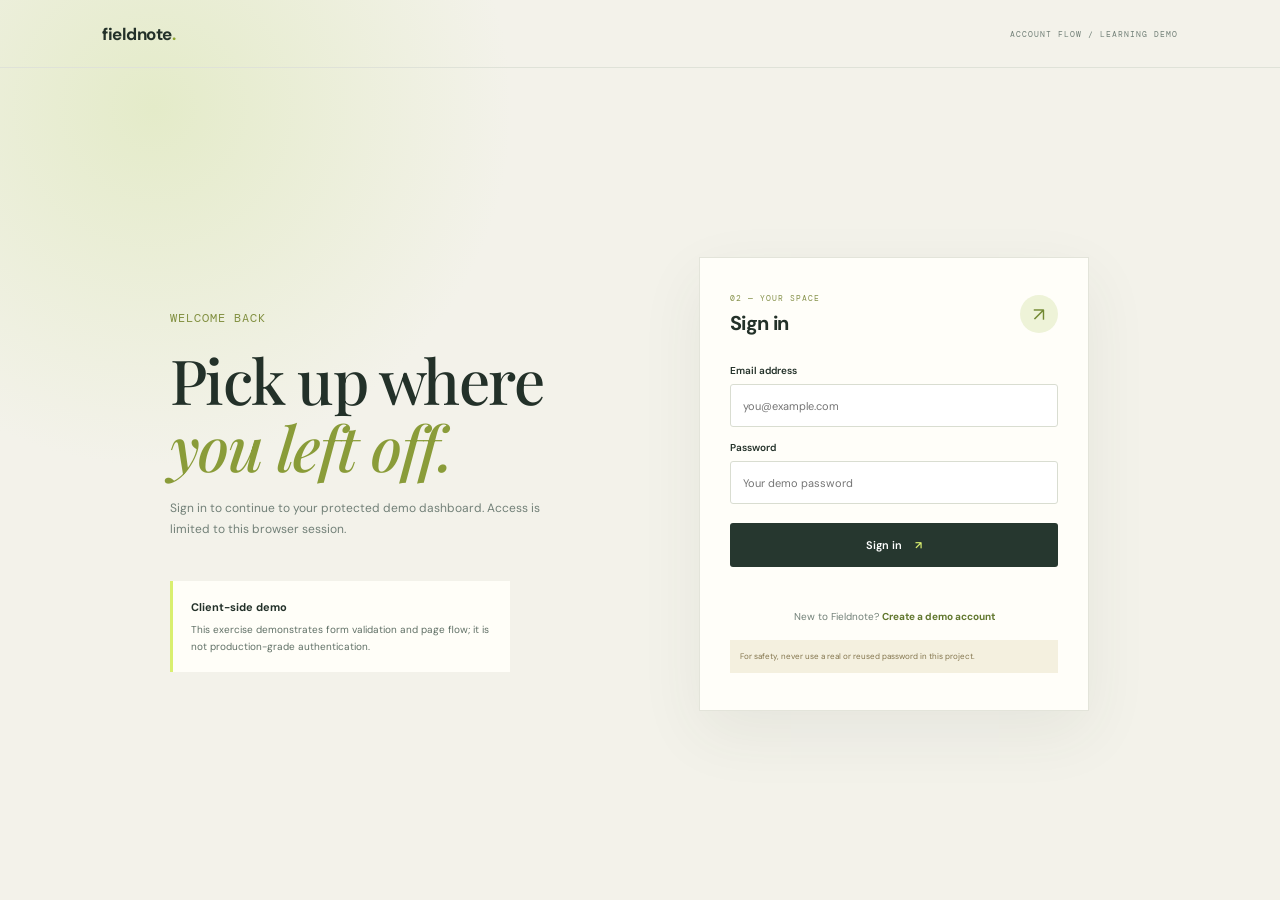
<file: WebDev-L2-AuthDemo/dashboard.html>
<!doctype html><html lang="en"><head><meta charset="utf-8"><meta name="viewport" content="width=device-width, initial-scale=1"><meta name="description" content="Protected Fieldnote demo dashboard."><title>Fieldnote — Your dashboard</title><link rel="stylesheet" href="auth.css"><script src="auth.js" defer></script></head><body><header class="top"><a class="logo" href="dashboard.html">fieldnote<span>.</span></a><small>YOUR PRIVATE DEMO SPACE</small></header><main class="layout dashboard"><section class="story"><p class="eyebrow">A MOMENT TO RESET</p><h1>Good to have<br>you <em>here.</em></h1><p>This dashboard is available after a successful sign-in. Use the sign-out button to end this browser session.</p><div class="callout"><b>Small steps count</b>A simple practice space for learning how registration, sign-in, and protected pages fit together.</div></section><section class="card"><header class="card-head"><div><span class="meta">03 — PROTECTED PAGE</span><h2>Fieldnote dashboard</h2></div><span class="icon">✦</span></header><p class="welcome">You're signed in.</p><p class="welcome-copy">Demo account: <strong id="signed-in-email"></strong><br>Your session is held in this browser tab until you sign out.</p><div class="tiles"><article class="tile"><b>One priority</b><span>Choose one useful thing to move forward today.</span></article><article class="tile"><b>A little progress</b><span>Notice the effort, not only the finished list.</span></article></div><button id="logout" class="logout" type="button">Sign out ↗</button><p class="notice">Educational demonstration only. This page is protected with client-side session logic, which is not a substitute for server-side authorization.</p></section></main></body></html>
</file>
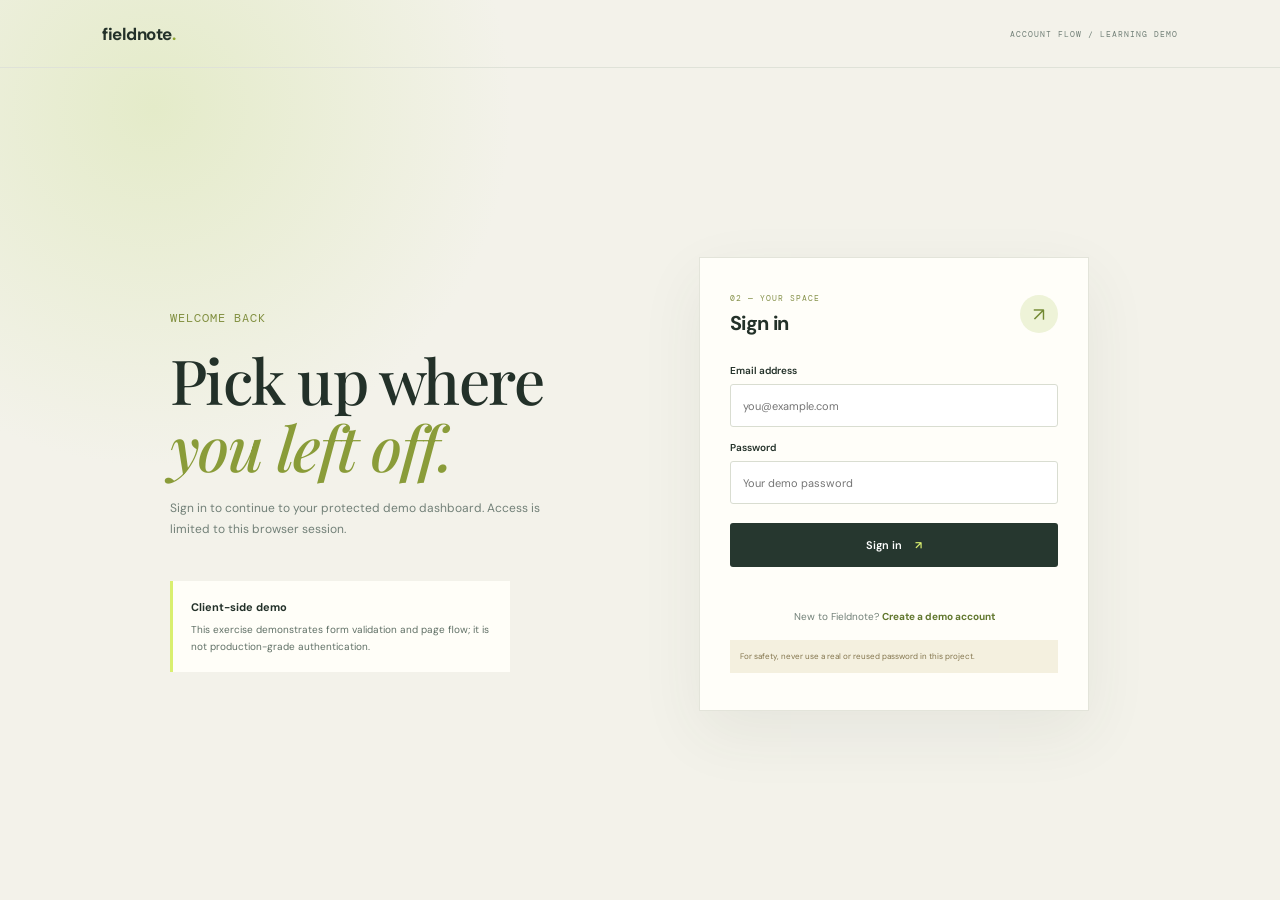
<file: WebDev-L2-AuthDemo/login.html>
<!doctype html><html lang="en"><head><meta charset="utf-8"><meta name="viewport" content="width=device-width, initial-scale=1"><meta name="description" content="Sign in to the Fieldnote demo."><title>Fieldnote — Sign in</title><link rel="stylesheet" href="auth.css"><script src="auth.js" defer></script></head><body><header class="top"><a class="logo" href="register.html">fieldnote<span>.</span></a><small>ACCOUNT FLOW / LEARNING DEMO</small></header><main class="layout"><section class="story"><p class="eyebrow">WELCOME BACK</p><h1>Pick up where<br><em>you left off.</em></h1><p>Sign in to continue to your protected demo dashboard. Access is limited to this browser session.</p><div class="callout"><b>Client-side demo</b>This exercise demonstrates form validation and page flow; it is not production-grade authentication.</div></section><section class="card"><header class="card-head"><div><span class="meta">02 — YOUR SPACE</span><h2>Sign in</h2></div><span class="icon">↗</span></header><form id="login-form" novalidate><label for="login-email">Email address</label><input id="login-email" type="email" autocomplete="username" required placeholder="you@example.com"><label for="login-password">Password</label><input id="login-password" type="password" autocomplete="current-password" required placeholder="Your demo password"><button class="submit" type="submit">Sign in <span>↗</span></button><p class="message" id="login-message" role="alert" aria-live="polite"></p></form><p class="switch">New to Fieldnote? <a href="register.html">Create a demo account</a></p><p class="notice">For safety, never use a real or reused password in this project.</p></section></main></body></html>
</file>
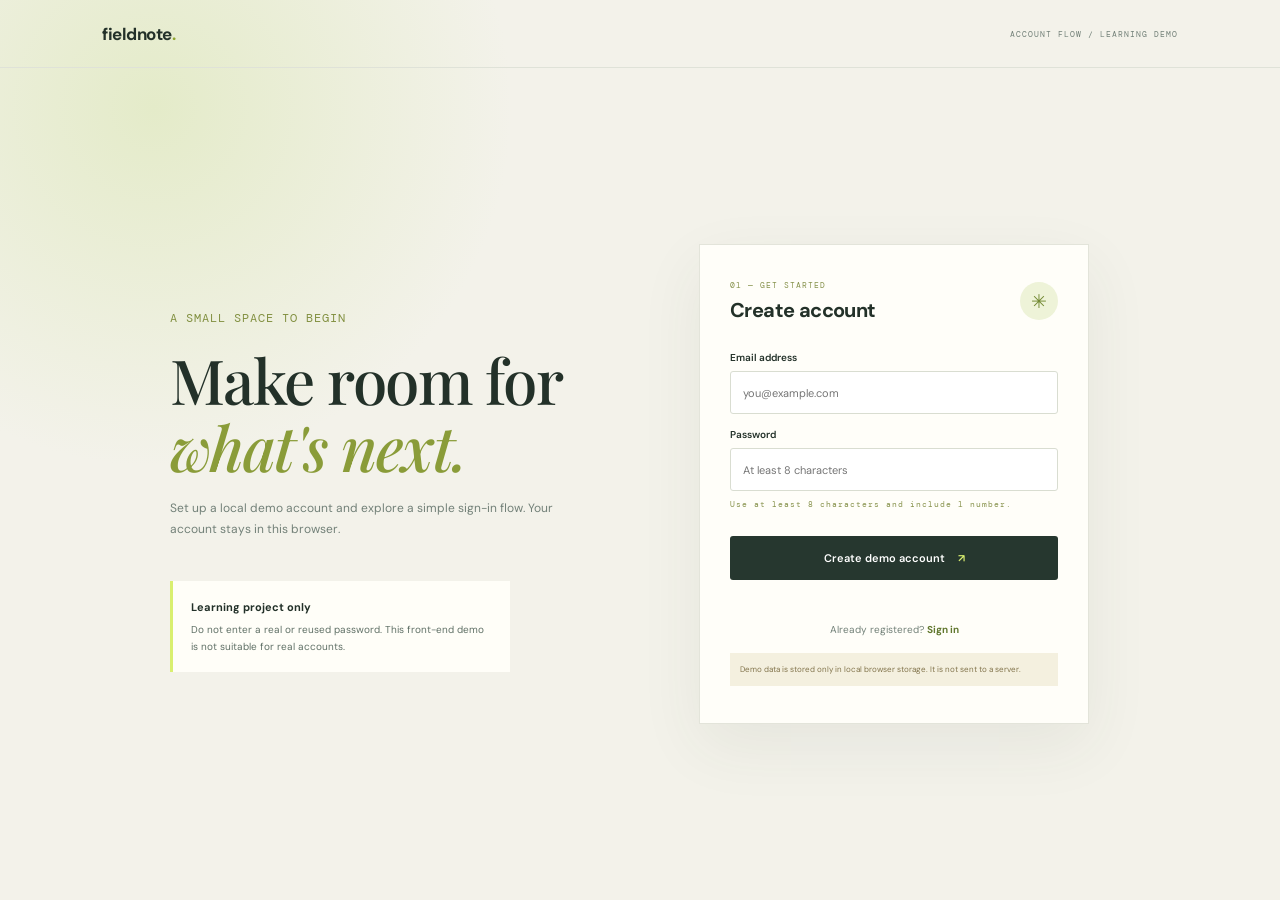
<file: WebDev-L2-AuthDemo/register.html>
<!doctype html><html lang="en"><head><meta charset="utf-8"><meta name="viewport" content="width=device-width, initial-scale=1"><meta name="description" content="Create a demo account for Fieldnote."><title>Fieldnote — Create account</title><link rel="stylesheet" href="auth.css"><script src="auth.js" defer></script></head><body><header class="top"><a class="logo" href="register.html">fieldnote<span>.</span></a><small>ACCOUNT FLOW / LEARNING DEMO</small></header><main class="layout"><section class="story"><p class="eyebrow">A SMALL SPACE TO BEGIN</p><h1>Make room for<br><em>what's next.</em></h1><p>Set up a local demo account and explore a simple sign-in flow. Your account stays in this browser.</p><div class="callout"><b>Learning project only</b>Do not enter a real or reused password. This front-end demo is not suitable for real accounts.</div></section><section class="card"><header class="card-head"><div><span class="meta">01 — GET STARTED</span><h2>Create account</h2></div><span class="icon">✳</span></header><form id="register-form" novalidate><label for="register-email">Email address</label><input id="register-email" type="email" autocomplete="email" required placeholder="you@example.com"><label for="register-password">Password</label><input id="register-password" type="password" autocomplete="new-password" required minlength="8" placeholder="At least 8 characters"><p class="meta">Use at least 8 characters and include 1 number.</p><button class="submit" type="submit">Create demo account <span>↗</span></button><p class="message" id="register-message" role="alert" aria-live="polite"></p></form><p class="switch">Already registered? <a href="login.html">Sign in</a></p><p class="notice">Demo data is stored only in local browser storage. It is not sent to a server.</p></section></main></body></html>
</file>
<file: WebDev-L2-AuthDemo/auth.css>
@import url('https://fonts.googleapis.com/css2?family=DM+Mono:wght@400;500&family=DM+Sans:wght@400;500;600;700&family=Playfair+Display:ital,wght@0,500;1,500&display=swap');
:root{--ink:#233129;--muted:#728078;--paper:#f3f2ea;--lime:#d9ef70;--line:#dfe2d8;--green:#26372f}*{box-sizing:border-box}body{margin:0;min-height:100vh;background:radial-gradient(circle at 12% 12%,#e4ebc9 0,transparent 26%),var(--paper);color:var(--ink);font:14px 'DM Sans',Arial,sans-serif}.top{height:68px;padding:0 8%;display:flex;align-items:center;justify-content:space-between;border-bottom:1px solid var(--line)}.logo{font-size:17px;font-weight:700;letter-spacing:-.5px;text-decoration:none;color:var(--ink)}.logo span{color:#90a52e}.top small,.eyebrow,.meta,.foot{font:8px 'DM Mono',monospace;letter-spacing:1px}.top small{color:var(--muted)}.layout{min-height:calc(100vh - 68px);display:grid;grid-template-columns:1fr 1fr;max-width:1120px;margin:auto;padding:55px 7%;gap:8%;align-items:center}.story .eyebrow{color:#829041}.story h1{font:500 clamp(43px,5vw,62px)/1.08 'Playfair Display',Georgia,serif;letter-spacing:-1.5px;margin:17px 0}.story h1 em{color:#8a9c39}.story>p{max-width:390px;color:var(--muted);line-height:1.8;font-size:12px}.callout{margin-top:40px;padding:17px 18px;background:#fffef8;border-left:3px solid var(--lime);max-width:340px;font-size:10px;line-height:1.7;color:#607066}.callout b{display:block;color:var(--ink);font-size:11px;margin-bottom:4px}.card{max-width:390px;width:100%;margin:auto;background:#fffef9;padding:29px 30px;border:1px solid #e3e4da;box-shadow:0 22px 60px #32413712}.card-head{display:flex;justify-content:space-between;align-items:center;margin-bottom:23px}.card-head h2{font-size:20px;letter-spacing:-.6px;margin:5px 0}.meta{color:#87924c;font-size:8px}.icon{width:38px;height:38px;border-radius:50%;display:grid;place-items:center;background:#eef3d8;color:#728932;font-size:19px}form label{display:block;font-size:10px;font-weight:600;margin:14px 0 7px}form input{height:43px;width:100%;padding:0 12px;border:1px solid #d9ddd1;border-radius:3px;background:#fff;font:11px 'DM Sans',sans-serif;outline:none}form input:focus{border-color:#91a73c;box-shadow:0 0 0 3px #d9ef7045}.submit{width:100%;margin-top:19px;height:44px;border:0;border-radius:3px;background:var(--green);color:white;font:600 11px 'DM Sans',sans-serif;cursor:pointer}.submit:hover{background:#394b42}.submit span{color:var(--lime);margin-left:10px}.message{min-height:17px;margin:10px 0 0;color:#a33f32;font-size:10px;line-height:1.5}.message.success{color:#53712a}.switch{text-align:center;color:var(--muted);font-size:10px;margin:16px 0 0}.switch a{color:#61772e;font-weight:700;text-decoration:none}.notice{margin-top:17px;padding:10px;background:#f4f0df;color:#82744c;font-size:8px;line-height:1.6}.dashboard .card{max-width:540px}.welcome{font:500 34px 'Playfair Display',Georgia,serif;margin:20px 0 7px}.welcome-copy{font-size:11px;color:var(--muted);line-height:1.7}.tiles{display:grid;grid-template-columns:1fr 1fr;gap:10px;margin-top:20px}.tile{padding:16px;background:#f0f2e8}.tile b{display:block;font-size:11px;margin-bottom:6px}.tile span{font-size:9px;color:var(--muted);line-height:1.5}.logout{margin-top:19px;border:1px solid #d3d9cb;background:transparent;color:var(--ink);padding:10px 15px;border-radius:3px;font:10px 'DM Sans',sans-serif;cursor:pointer}.foot{text-align:center;color:#9ba398;margin-top:20px;font-size:7px}
@media(max-width:740px){.top{height:60px;padding:0 6%}.top small{display:none}.layout{grid-template-columns:1fr;gap:30px;padding:37px 6% 45px}.story h1{font-size:46px}.callout{margin-top:20px}.card{padding:24px 21px}.dashboard .card{max-width:100%}}
</file>
